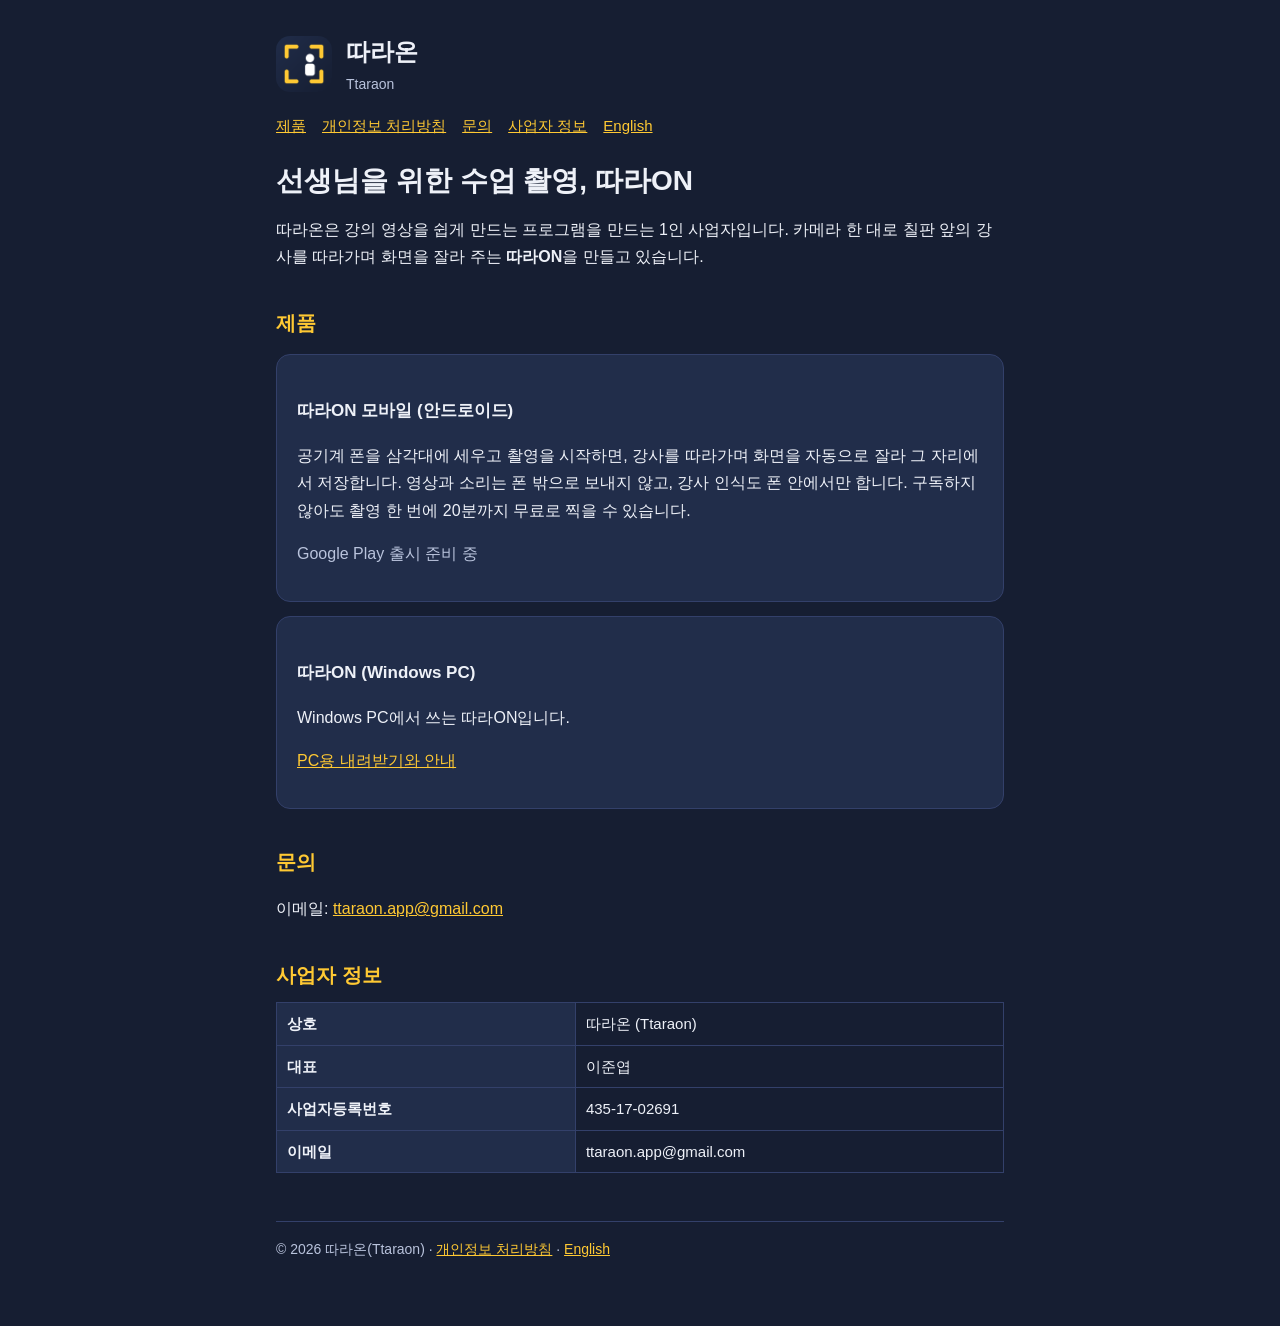
<file: index.html>
<!doctype html>
<html lang="ko">
<head>
<meta charset="utf-8">
<meta name="viewport" content="width=device-width, initial-scale=1">
<title>따라온(Ttaraon)</title>
<meta name="description" content="따라온(Ttaraon) — 선생님을 위한 수업 촬영 프로그램 따라ON을 만듭니다.">
<link rel="icon" href="icon.png">
<link rel="alternate" hreflang="en" href="https://ttaraon-ljy.github.io/en/">
<link rel="stylesheet" href="style.css">
</head>
<body>
<div class="wrap">
<header><img src="icon.png" alt=""><div class="name">따라온 <small>Ttaraon</small></div></header>
<nav><a href="#apps">제품</a><a href="privacy.html">개인정보 처리방침</a><a href="#contact">문의</a><a href="#business">사업자 정보</a><a href="en/index.html" hreflang="en">English</a></nav>

<h1>선생님을 위한 수업 촬영, 따라ON</h1>
<p>따라온은 강의 영상을 쉽게 만드는 프로그램을 만드는 1인 사업자입니다. 카메라 한 대로 칠판 앞의 강사를 따라가며 화면을 잘라 주는 <b>따라ON</b>을 만들고 있습니다.</p>

<h2 id="apps">제품</h2>
<div class="card">
<h3>따라ON 모바일 (안드로이드)</h3>
<p>공기계 폰을 삼각대에 세우고 촬영을 시작하면, 강사를 따라가며 화면을 자동으로 잘라 그 자리에서 저장합니다. 영상과 소리는 폰 밖으로 보내지 않고, 강사 인식도 폰 안에서만 합니다. 구독하지 않아도 촬영 한 번에 20분까지 무료로 찍을 수 있습니다.</p>
<p class="sub">Google Play 출시 준비 중</p>
</div>
<div class="card">
<h3>따라ON (Windows PC)</h3>
<p>Windows PC에서 쓰는 따라ON입니다.</p>
<p class="sub"><a href="https://github.com/ttaraon-ljy/ttaraon-downloads">PC용 내려받기와 안내</a></p>
</div>

<h2 id="contact">문의</h2>
<p>이메일: <a href="mailto:ttaraon.app@gmail.com">ttaraon.app@gmail.com</a></p>

<h2 id="business">사업자 정보</h2>
<div class="table-scroll"><table>
<tr><th>상호</th><td>따라온 (Ttaraon)</td></tr>
<tr><th>대표</th><td>이준엽</td></tr>
<tr><th>사업자등록번호</th><td>435-17-02691</td></tr>
<tr><th>이메일</th><td>ttaraon.app@gmail.com</td></tr>
</table></div>

<footer>© 2026 따라온(Ttaraon) · <a href="privacy.html">개인정보 처리방침</a> · <a href="en/index.html" hreflang="en">English</a></footer>
</div>
</body>
</html>
</file>
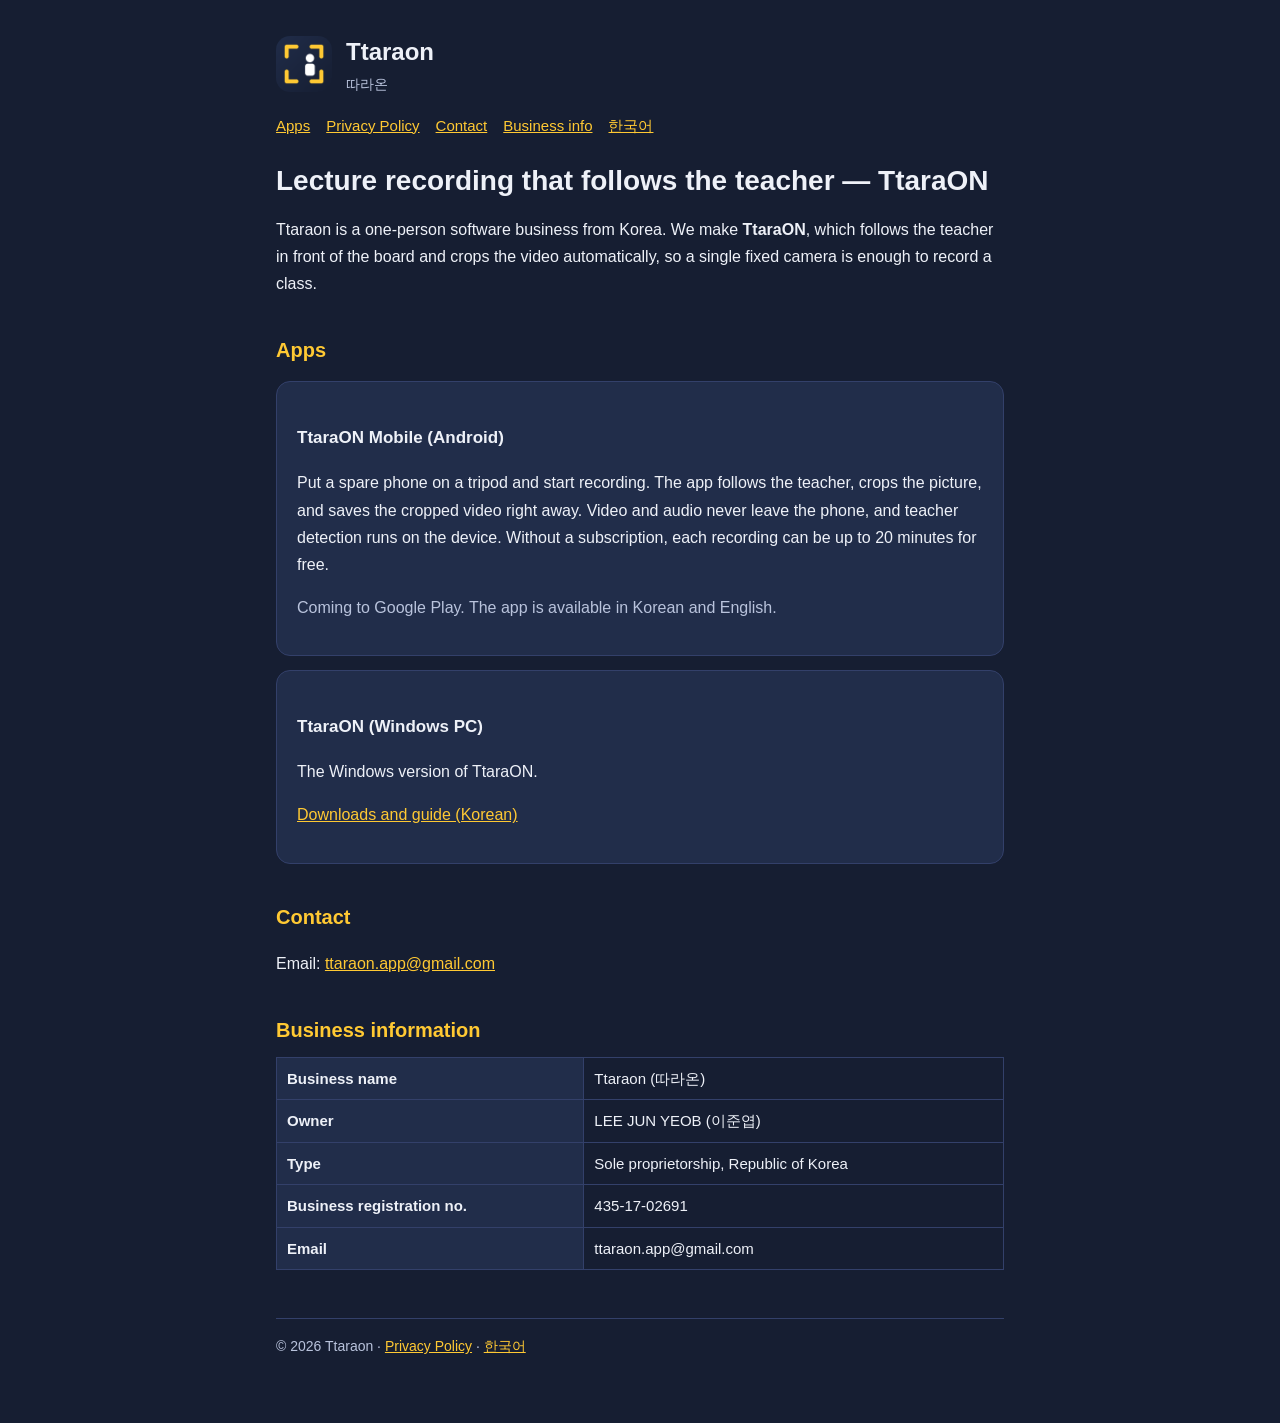
<file: en/index.html>
<!doctype html>
<html lang="en">
<head>
<meta charset="utf-8">
<meta name="viewport" content="width=device-width, initial-scale=1">
<title>Ttaraon</title>
<meta name="description" content="Ttaraon makes TtaraON, a lecture recording app that follows the teacher.">
<link rel="icon" href="../icon.png">
<link rel="alternate" hreflang="ko" href="https://ttaraon-ljy.github.io/">
<link rel="stylesheet" href="../style.css">
</head>
<body>
<div class="wrap">
<header><img src="../icon.png" alt=""><div class="name">Ttaraon <small>따라온</small></div></header>
<nav><a href="#apps">Apps</a><a href="privacy.html">Privacy Policy</a><a href="#contact">Contact</a><a href="#business">Business info</a><a href="../index.html" hreflang="ko">한국어</a></nav>

<h1>Lecture recording that follows the teacher — TtaraON</h1>
<p>Ttaraon is a one-person software business from Korea. We make <b>TtaraON</b>, which follows the teacher in front of the board and crops the video automatically, so a single fixed camera is enough to record a class.</p>

<h2 id="apps">Apps</h2>
<div class="card">
<h3>TtaraON Mobile (Android)</h3>
<p>Put a spare phone on a tripod and start recording. The app follows the teacher, crops the picture, and saves the cropped video right away. Video and audio never leave the phone, and teacher detection runs on the device. Without a subscription, each recording can be up to 20 minutes for free.</p>
<p class="sub">Coming to Google Play. The app is available in Korean and English.</p>
</div>
<div class="card">
<h3>TtaraON (Windows PC)</h3>
<p>The Windows version of TtaraON.</p>
<p class="sub"><a href="https://github.com/ttaraon-ljy/ttaraon-downloads">Downloads and guide (Korean)</a></p>
</div>

<h2 id="contact">Contact</h2>
<p>Email: <a href="mailto:ttaraon.app@gmail.com">ttaraon.app@gmail.com</a></p>

<h2 id="business">Business information</h2>
<div class="table-scroll"><table>
<tr><th>Business name</th><td>Ttaraon (따라온)</td></tr>
<tr><th>Owner</th><td>LEE JUN YEOB (이준엽)</td></tr>
<tr><th>Type</th><td>Sole proprietorship, Republic of Korea</td></tr>
<tr><th>Business registration no.</th><td>435-17-02691</td></tr>
<tr><th>Email</th><td>ttaraon.app@gmail.com</td></tr>
</table></div>

<footer>© 2026 Ttaraon · <a href="privacy.html">Privacy Policy</a> · <a href="../index.html" hreflang="ko">한국어</a></footer>
</div>
</body>
</html>
</file>
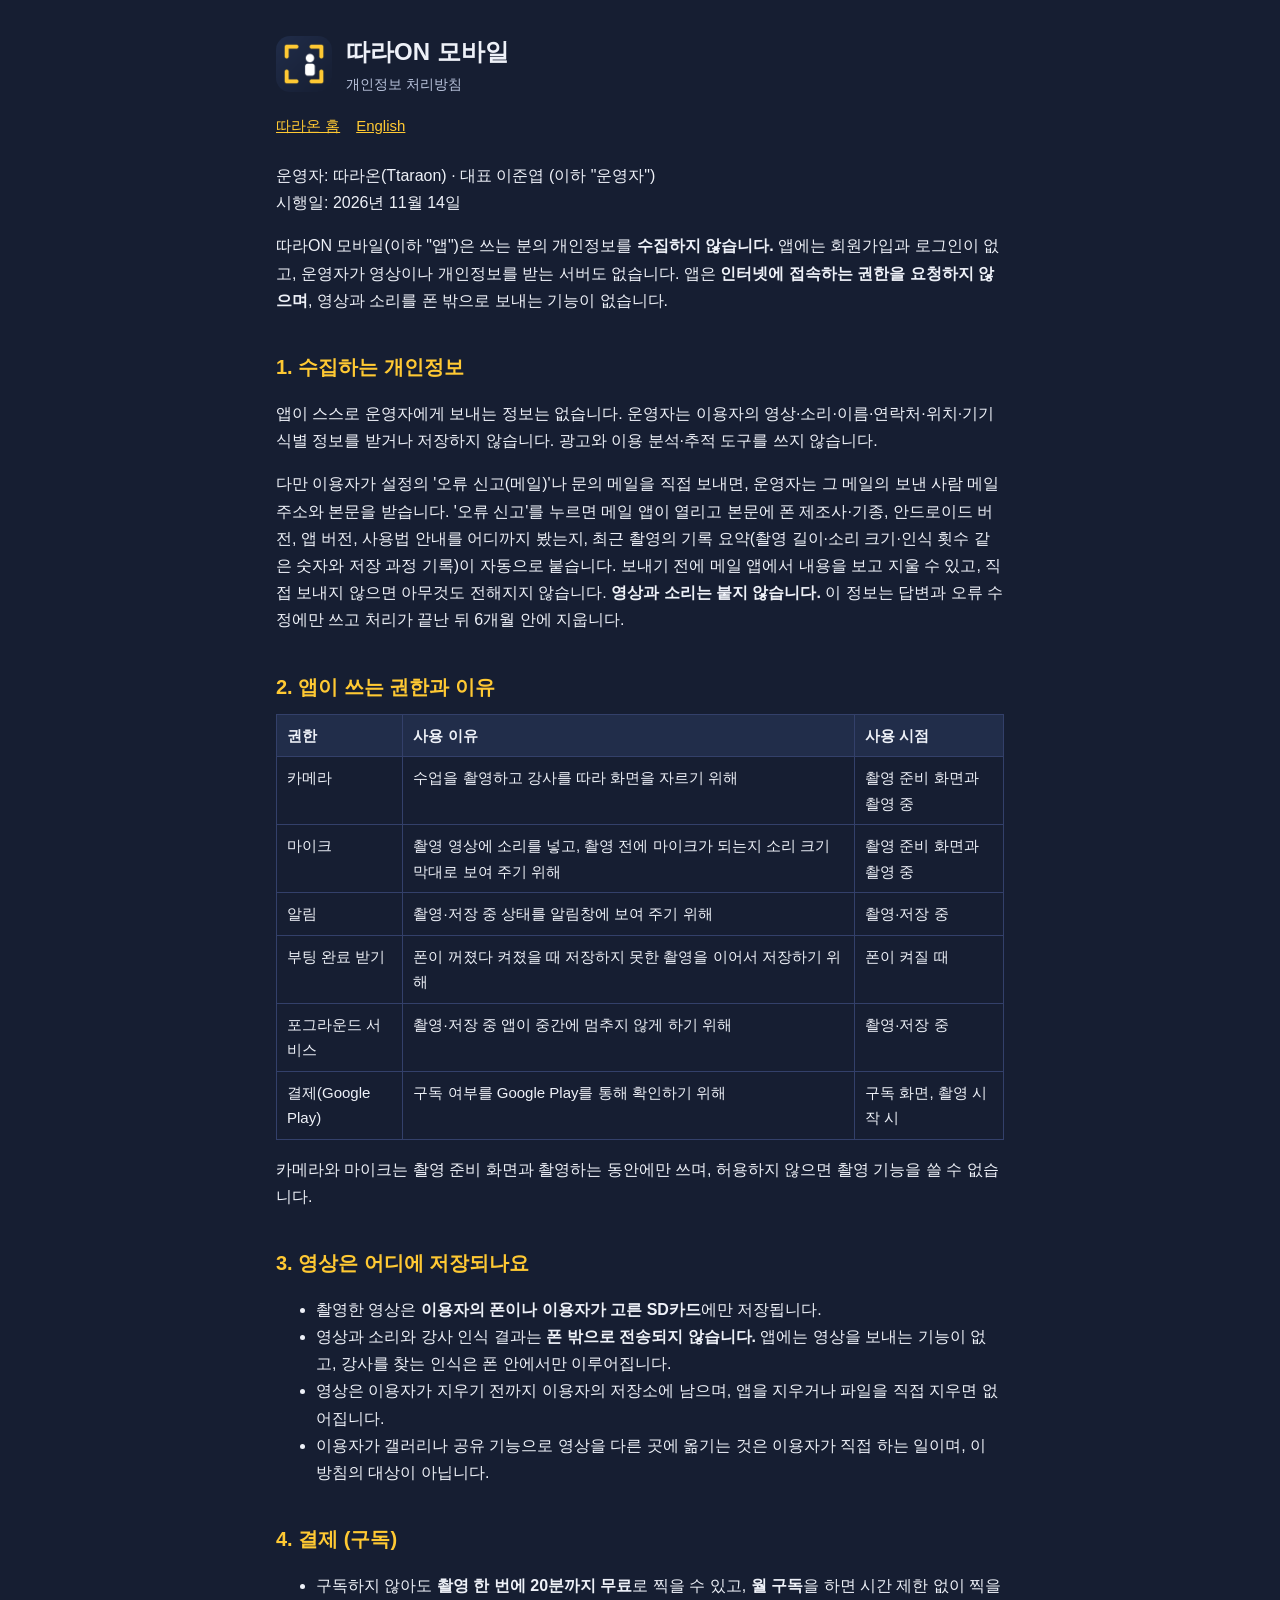
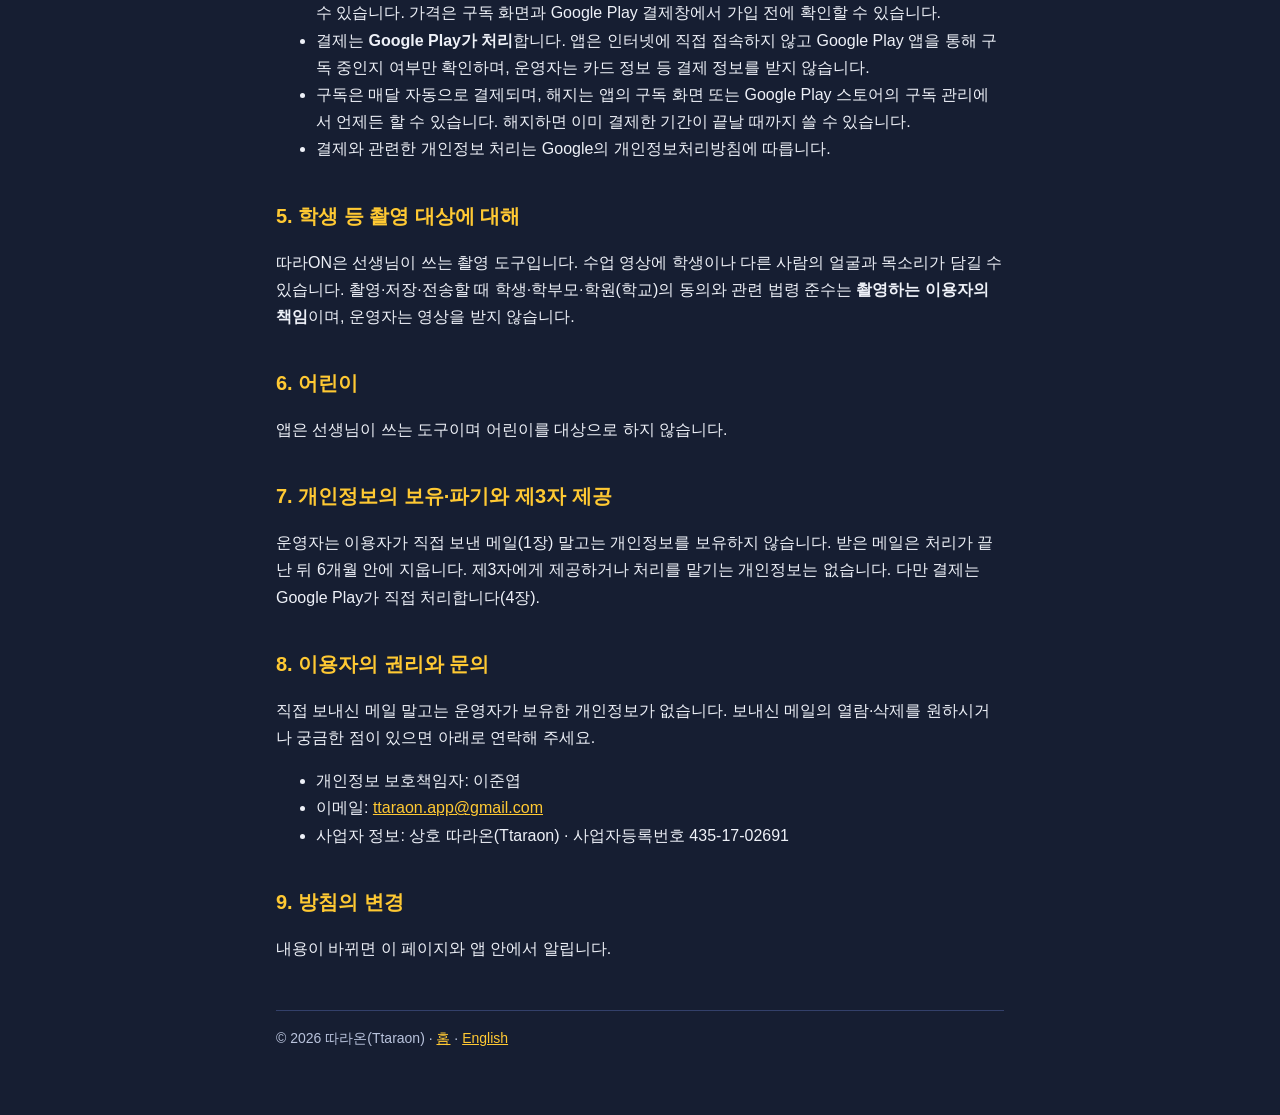
<file: privacy.html>
<!doctype html>
<html lang="ko">
<head>
<meta charset="utf-8">
<meta name="viewport" content="width=device-width, initial-scale=1">
<title>개인정보 처리방침 · 따라ON 모바일</title>
<meta name="description" content="따라ON 모바일(안드로이드) 앱의 개인정보 처리방침">
<link rel="icon" href="icon.png">
<link rel="alternate" hreflang="en" href="https://ttaraon-ljy.github.io/en/privacy.html">
<link rel="stylesheet" href="style.css">
</head>
<body>
<div class="wrap">
<header><img src="icon.png" alt=""><div class="name">따라ON 모바일 <small>개인정보 처리방침</small></div></header>
<nav><a href="index.html">따라온 홈</a><a href="en/privacy.html" hreflang="en">English</a></nav>

<p>운영자: 따라온(Ttaraon) · 대표 이준엽 (이하 "운영자")<br>시행일: 2026년 11월 14일</p>

<p>따라ON 모바일(이하 "앱")은 쓰는 분의 개인정보를 <b>수집하지 않습니다.</b> 앱에는 회원가입과 로그인이 없고, 운영자가 영상이나 개인정보를 받는 서버도 없습니다. 앱은 <b>인터넷에 접속하는 권한을 요청하지 않으며</b>, 영상과 소리를 폰 밖으로 보내는 기능이 없습니다.</p>

<h2>1. 수집하는 개인정보</h2>
<p>앱이 스스로 운영자에게 보내는 정보는 없습니다. 운영자는 이용자의 영상·소리·이름·연락처·위치·기기 식별 정보를 받거나 저장하지 않습니다. 광고와 이용 분석·추적 도구를 쓰지 않습니다.</p>
<p>다만 이용자가 설정의 '오류 신고(메일)'나 문의 메일을 직접 보내면, 운영자는 그 메일의 보낸 사람 메일 주소와 본문을 받습니다. '오류 신고'를 누르면 메일 앱이 열리고 본문에 폰 제조사·기종, 안드로이드 버전, 앱 버전, 사용법 안내를 어디까지 봤는지, 최근 촬영의 기록 요약(촬영 길이·소리 크기·인식 횟수 같은 숫자와 저장 과정 기록)이 자동으로 붙습니다. 보내기 전에 메일 앱에서 내용을 보고 지울 수 있고, 직접 보내지 않으면 아무것도 전해지지 않습니다. <b>영상과 소리는 붙지 않습니다.</b> 이 정보는 답변과 오류 수정에만 쓰고 처리가 끝난 뒤 6개월 안에 지웁니다.</p>

<h2>2. 앱이 쓰는 권한과 이유</h2>
<div class="table-scroll"><table>
<tr><th>권한</th><th>사용 이유</th><th>사용 시점</th></tr>
<tr><td>카메라</td><td>수업을 촬영하고 강사를 따라 화면을 자르기 위해</td><td>촬영 준비 화면과 촬영 중</td></tr>
<tr><td>마이크</td><td>촬영 영상에 소리를 넣고, 촬영 전에 마이크가 되는지 소리 크기 막대로 보여 주기 위해</td><td>촬영 준비 화면과 촬영 중</td></tr>
<tr><td>알림</td><td>촬영·저장 중 상태를 알림창에 보여 주기 위해</td><td>촬영·저장 중</td></tr>
<tr><td>부팅 완료 받기</td><td>폰이 꺼졌다 켜졌을 때 저장하지 못한 촬영을 이어서 저장하기 위해</td><td>폰이 켜질 때</td></tr>
<tr><td>포그라운드 서비스</td><td>촬영·저장 중 앱이 중간에 멈추지 않게 하기 위해</td><td>촬영·저장 중</td></tr>
<tr><td>결제(Google Play)</td><td>구독 여부를 Google Play를 통해 확인하기 위해</td><td>구독 화면, 촬영 시작 시</td></tr>
</table></div>
<p>카메라와 마이크는 촬영 준비 화면과 촬영하는 동안에만 쓰며, 허용하지 않으면 촬영 기능을 쓸 수 없습니다.</p>

<h2>3. 영상은 어디에 저장되나요</h2>
<ul>
<li>촬영한 영상은 <b>이용자의 폰이나 이용자가 고른 SD카드</b>에만 저장됩니다.</li>
<li>영상과 소리와 강사 인식 결과는 <b>폰 밖으로 전송되지 않습니다.</b> 앱에는 영상을 보내는 기능이 없고, 강사를 찾는 인식은 폰 안에서만 이루어집니다.</li>
<li>영상은 이용자가 지우기 전까지 이용자의 저장소에 남으며, 앱을 지우거나 파일을 직접 지우면 없어집니다.</li>
<li>이용자가 갤러리나 공유 기능으로 영상을 다른 곳에 옮기는 것은 이용자가 직접 하는 일이며, 이 방침의 대상이 아닙니다.</li>
</ul>

<h2>4. 결제 (구독)</h2>
<ul>
<li>구독하지 않아도 <b>촬영 한 번에 20분까지 무료</b>로 찍을 수 있고, <b>월 구독</b>을 하면 시간 제한 없이 찍을 수 있습니다. 가격은 구독 화면과 Google Play 결제창에서 가입 전에 확인할 수 있습니다.</li>
<li>결제는 <b>Google Play가 처리</b>합니다. 앱은 인터넷에 직접 접속하지 않고 Google Play 앱을 통해 구독 중인지 여부만 확인하며, 운영자는 카드 정보 등 결제 정보를 받지 않습니다.</li>
<li>구독은 매달 자동으로 결제되며, 해지는 앱의 구독 화면 또는 Google Play 스토어의 구독 관리에서 언제든 할 수 있습니다. 해지하면 이미 결제한 기간이 끝날 때까지 쓸 수 있습니다.</li>
<li>결제와 관련한 개인정보 처리는 Google의 개인정보처리방침에 따릅니다.</li>
</ul>

<h2>5. 학생 등 촬영 대상에 대해</h2>
<p>따라ON은 선생님이 쓰는 촬영 도구입니다. 수업 영상에 학생이나 다른 사람의 얼굴과 목소리가 담길 수 있습니다. 촬영·저장·전송할 때 학생·학부모·학원(학교)의 동의와 관련 법령 준수는 <b>촬영하는 이용자의 책임</b>이며, 운영자는 영상을 받지 않습니다.</p>

<h2>6. 어린이</h2>
<p>앱은 선생님이 쓰는 도구이며 어린이를 대상으로 하지 않습니다.</p>

<h2>7. 개인정보의 보유·파기와 제3자 제공</h2>
<p>운영자는 이용자가 직접 보낸 메일(1장) 말고는 개인정보를 보유하지 않습니다. 받은 메일은 처리가 끝난 뒤 6개월 안에 지웁니다. 제3자에게 제공하거나 처리를 맡기는 개인정보는 없습니다. 다만 결제는 Google Play가 직접 처리합니다(4장).</p>

<h2>8. 이용자의 권리와 문의</h2>
<p>직접 보내신 메일 말고는 운영자가 보유한 개인정보가 없습니다. 보내신 메일의 열람·삭제를 원하시거나 궁금한 점이 있으면 아래로 연락해 주세요.</p>
<ul>
<li>개인정보 보호책임자: 이준엽</li>
<li>이메일: <a href="mailto:ttaraon.app@gmail.com">ttaraon.app@gmail.com</a></li>
<li>사업자 정보: 상호 따라온(Ttaraon) · 사업자등록번호 435-17-02691</li>
</ul>

<h2>9. 방침의 변경</h2>
<p>내용이 바뀌면 이 페이지와 앱 안에서 알립니다.</p>


<footer>© 2026 따라온(Ttaraon) · <a href="index.html">홈</a> · <a href="en/privacy.html" hreflang="en">English</a></footer>
</div>
</body>
</html>
</file>
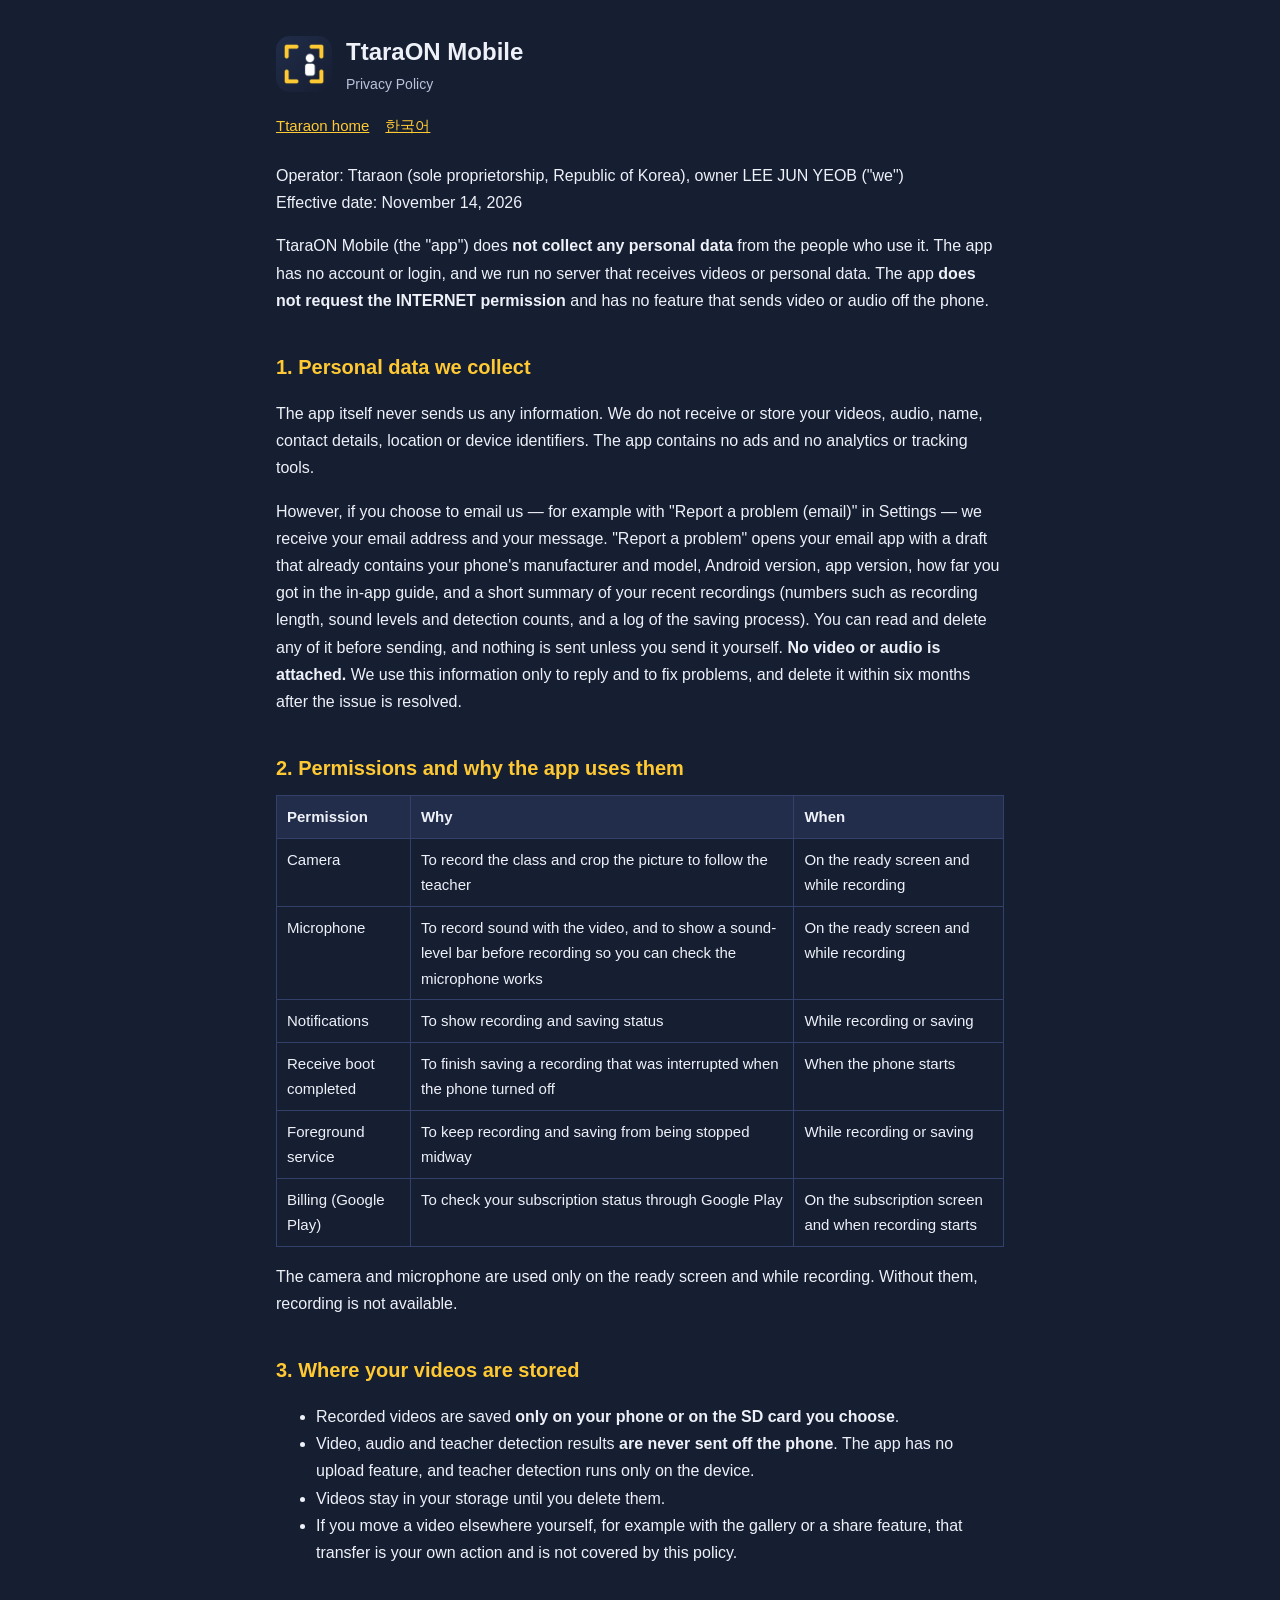
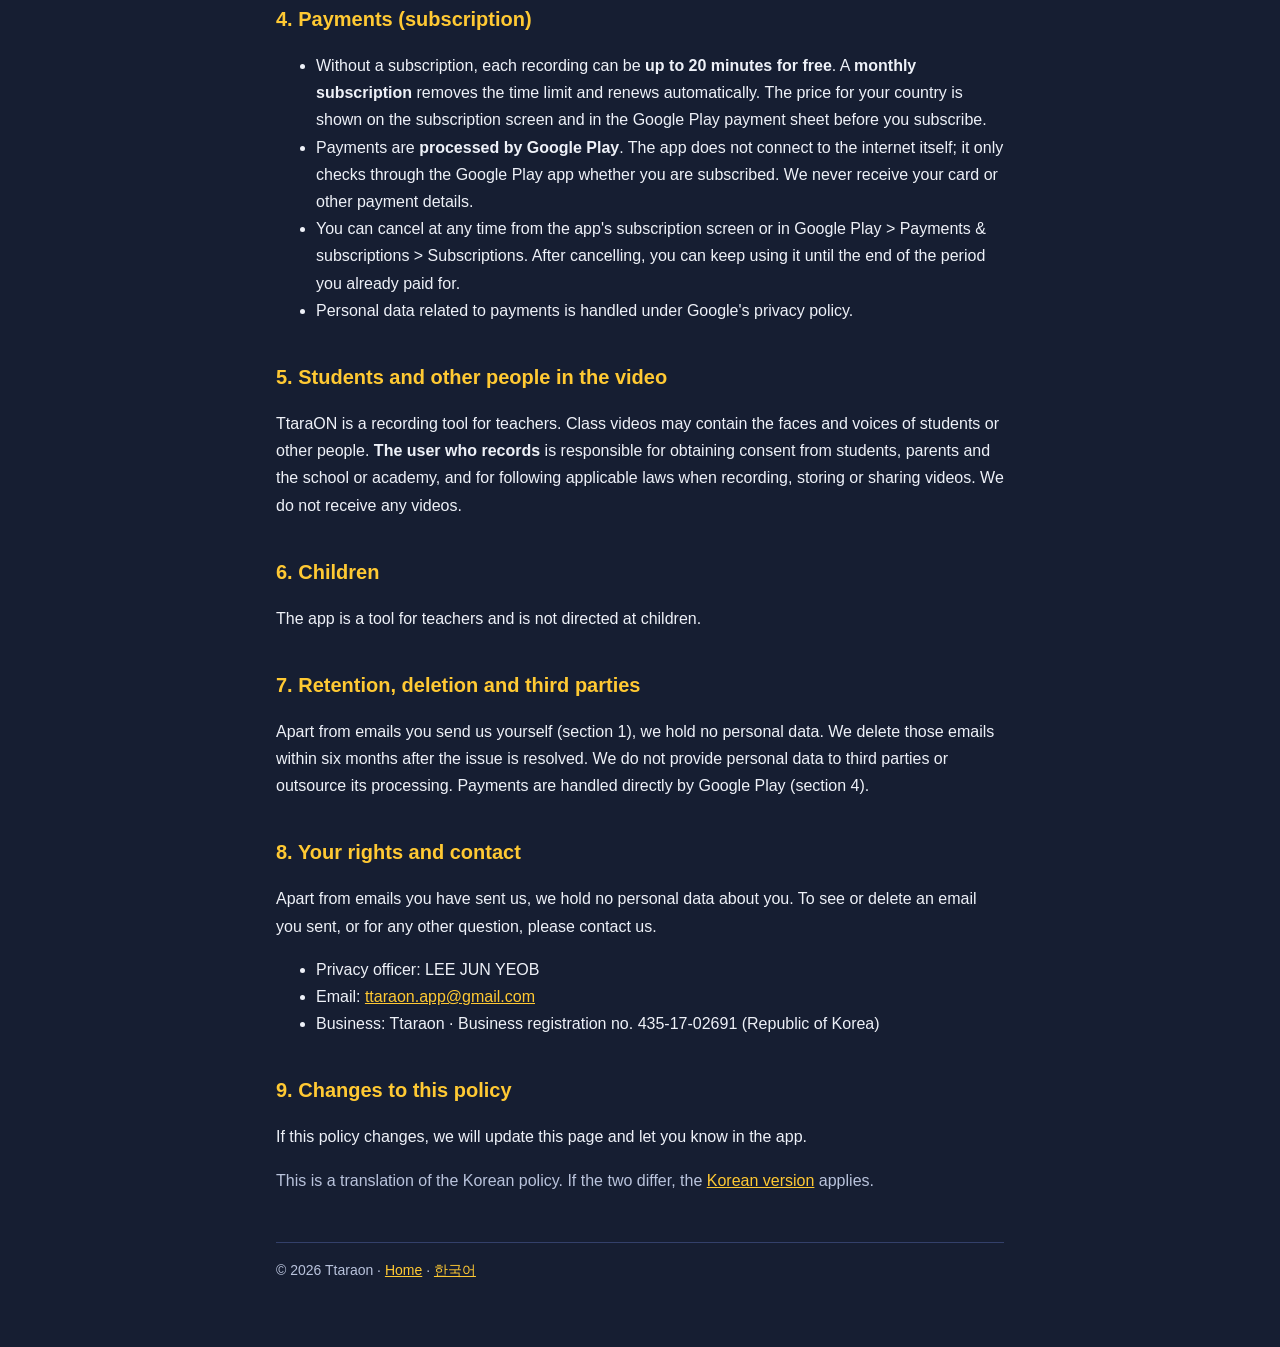
<file: en/privacy.html>
<!doctype html>
<html lang="en">
<head>
<meta charset="utf-8">
<meta name="viewport" content="width=device-width, initial-scale=1">
<title>Privacy Policy · TtaraON Mobile</title>
<meta name="description" content="Privacy policy of the TtaraON Mobile Android app">
<link rel="icon" href="../icon.png">
<link rel="alternate" hreflang="ko" href="https://ttaraon-ljy.github.io/privacy.html">
<link rel="stylesheet" href="../style.css">
</head>
<body>
<div class="wrap">
<header><img src="../icon.png" alt=""><div class="name">TtaraON Mobile <small>Privacy Policy</small></div></header>
<nav><a href="index.html">Ttaraon home</a><a href="../privacy.html" hreflang="ko">한국어</a></nav>

<p>Operator: Ttaraon (sole proprietorship, Republic of Korea), owner LEE JUN YEOB ("we")<br>Effective date: November 14, 2026</p>

<p>TtaraON Mobile (the "app") does <b>not collect any personal data</b> from the people who use it. The app has no account or login, and we run no server that receives videos or personal data. The app <b>does not request the INTERNET permission</b> and has no feature that sends video or audio off the phone.</p>

<h2>1. Personal data we collect</h2>
<p>The app itself never sends us any information. We do not receive or store your videos, audio, name, contact details, location or device identifiers. The app contains no ads and no analytics or tracking tools.</p>
<p>However, if you choose to email us — for example with "Report a problem (email)" in Settings — we receive your email address and your message. "Report a problem" opens your email app with a draft that already contains your phone's manufacturer and model, Android version, app version, how far you got in the in-app guide, and a short summary of your recent recordings (numbers such as recording length, sound levels and detection counts, and a log of the saving process). You can read and delete any of it before sending, and nothing is sent unless you send it yourself. <b>No video or audio is attached.</b> We use this information only to reply and to fix problems, and delete it within six months after the issue is resolved.</p>

<h2>2. Permissions and why the app uses them</h2>
<div class="table-scroll"><table>
<tr><th>Permission</th><th>Why</th><th>When</th></tr>
<tr><td>Camera</td><td>To record the class and crop the picture to follow the teacher</td><td>On the ready screen and while recording</td></tr>
<tr><td>Microphone</td><td>To record sound with the video, and to show a sound-level bar before recording so you can check the microphone works</td><td>On the ready screen and while recording</td></tr>
<tr><td>Notifications</td><td>To show recording and saving status</td><td>While recording or saving</td></tr>
<tr><td>Receive boot completed</td><td>To finish saving a recording that was interrupted when the phone turned off</td><td>When the phone starts</td></tr>
<tr><td>Foreground service</td><td>To keep recording and saving from being stopped midway</td><td>While recording or saving</td></tr>
<tr><td>Billing (Google Play)</td><td>To check your subscription status through Google Play</td><td>On the subscription screen and when recording starts</td></tr>
</table></div>
<p>The camera and microphone are used only on the ready screen and while recording. Without them, recording is not available.</p>

<h2>3. Where your videos are stored</h2>
<ul>
<li>Recorded videos are saved <b>only on your phone or on the SD card you choose</b>.</li>
<li>Video, audio and teacher detection results <b>are never sent off the phone</b>. The app has no upload feature, and teacher detection runs only on the device.</li>
<li>Videos stay in your storage until you delete them.</li>
<li>If you move a video elsewhere yourself, for example with the gallery or a share feature, that transfer is your own action and is not covered by this policy.</li>
</ul>

<h2>4. Payments (subscription)</h2>
<ul>
<li>Without a subscription, each recording can be <b>up to 20 minutes for free</b>. A <b>monthly subscription</b> removes the time limit and renews automatically. The price for your country is shown on the subscription screen and in the Google Play payment sheet before you subscribe.</li>
<li>Payments are <b>processed by Google Play</b>. The app does not connect to the internet itself; it only checks through the Google Play app whether you are subscribed. We never receive your card or other payment details.</li>
<li>You can cancel at any time from the app's subscription screen or in Google Play &gt; Payments &amp; subscriptions &gt; Subscriptions. After cancelling, you can keep using it until the end of the period you already paid for.</li>
<li>Personal data related to payments is handled under Google's privacy policy.</li>
</ul>

<h2>5. Students and other people in the video</h2>
<p>TtaraON is a recording tool for teachers. Class videos may contain the faces and voices of students or other people. <b>The user who records</b> is responsible for obtaining consent from students, parents and the school or academy, and for following applicable laws when recording, storing or sharing videos. We do not receive any videos.</p>

<h2>6. Children</h2>
<p>The app is a tool for teachers and is not directed at children.</p>

<h2>7. Retention, deletion and third parties</h2>
<p>Apart from emails you send us yourself (section 1), we hold no personal data. We delete those emails within six months after the issue is resolved. We do not provide personal data to third parties or outsource its processing. Payments are handled directly by Google Play (section 4).</p>

<h2>8. Your rights and contact</h2>
<p>Apart from emails you have sent us, we hold no personal data about you. To see or delete an email you sent, or for any other question, please contact us.</p>
<ul>
<li>Privacy officer: LEE JUN YEOB</li>
<li>Email: <a href="mailto:ttaraon.app@gmail.com">ttaraon.app@gmail.com</a></li>
<li>Business: Ttaraon · Business registration no. 435-17-02691 (Republic of Korea)</li>
</ul>

<h2>9. Changes to this policy</h2>
<p>If this policy changes, we will update this page and let you know in the app.</p>
<p class="sub">This is a translation of the Korean policy. If the two differ, the <a href="../privacy.html" hreflang="ko">Korean version</a> applies.</p>

<footer>© 2026 Ttaraon · <a href="index.html">Home</a> · <a href="../privacy.html" hreflang="ko">한국어</a></footer>
</div>
</body>
</html>
</file>
<file: style.css>
:root{--bg:#161e32;--panel:#212d4a;--text:#eef1f8;--sub:#b9c3dc;--yel:#ffc933;--line:#33406a}
*{box-sizing:border-box}
body{margin:0;background:var(--bg);color:var(--text);font-family:"Pretendard","Apple SD Gothic Neo","Malgun Gothic","Noto Sans KR",sans-serif;line-height:1.7;font-size:16px}
.wrap{max-width:760px;margin:0 auto;padding:32px 16px 64px}
header{display:flex;align-items:center;gap:14px;margin-bottom:28px}
header img{width:56px;height:56px;border-radius:14px}
header .name{font-size:24px;font-weight:800}
header .name small{display:block;font-size:14px;font-weight:500;color:var(--sub)}
h1{font-size:28px;line-height:1.35;margin:0 0 12px}
h2{font-size:20px;margin:36px 0 10px;color:var(--yel)}
h3{font-size:17px;margin:24px 0 6px}
p,li{color:var(--text)}
.sub{color:var(--sub)}
.card{background:var(--panel);border:1px solid var(--line);border-radius:14px;padding:18px 20px;margin:14px 0}
a{color:var(--yel)}
table{border-collapse:collapse;width:100%;font-size:15px}
th,td{border:1px solid var(--line);padding:8px 10px;text-align:left;vertical-align:top}
th{background:var(--panel)}
nav{display:flex;gap:16px;flex-wrap:wrap;margin:-12px 0 24px;font-size:15px}
footer{margin-top:48px;padding-top:16px;border-top:1px solid var(--line);font-size:14px;color:var(--sub)}
.table-scroll{overflow-x:auto}
</file>
